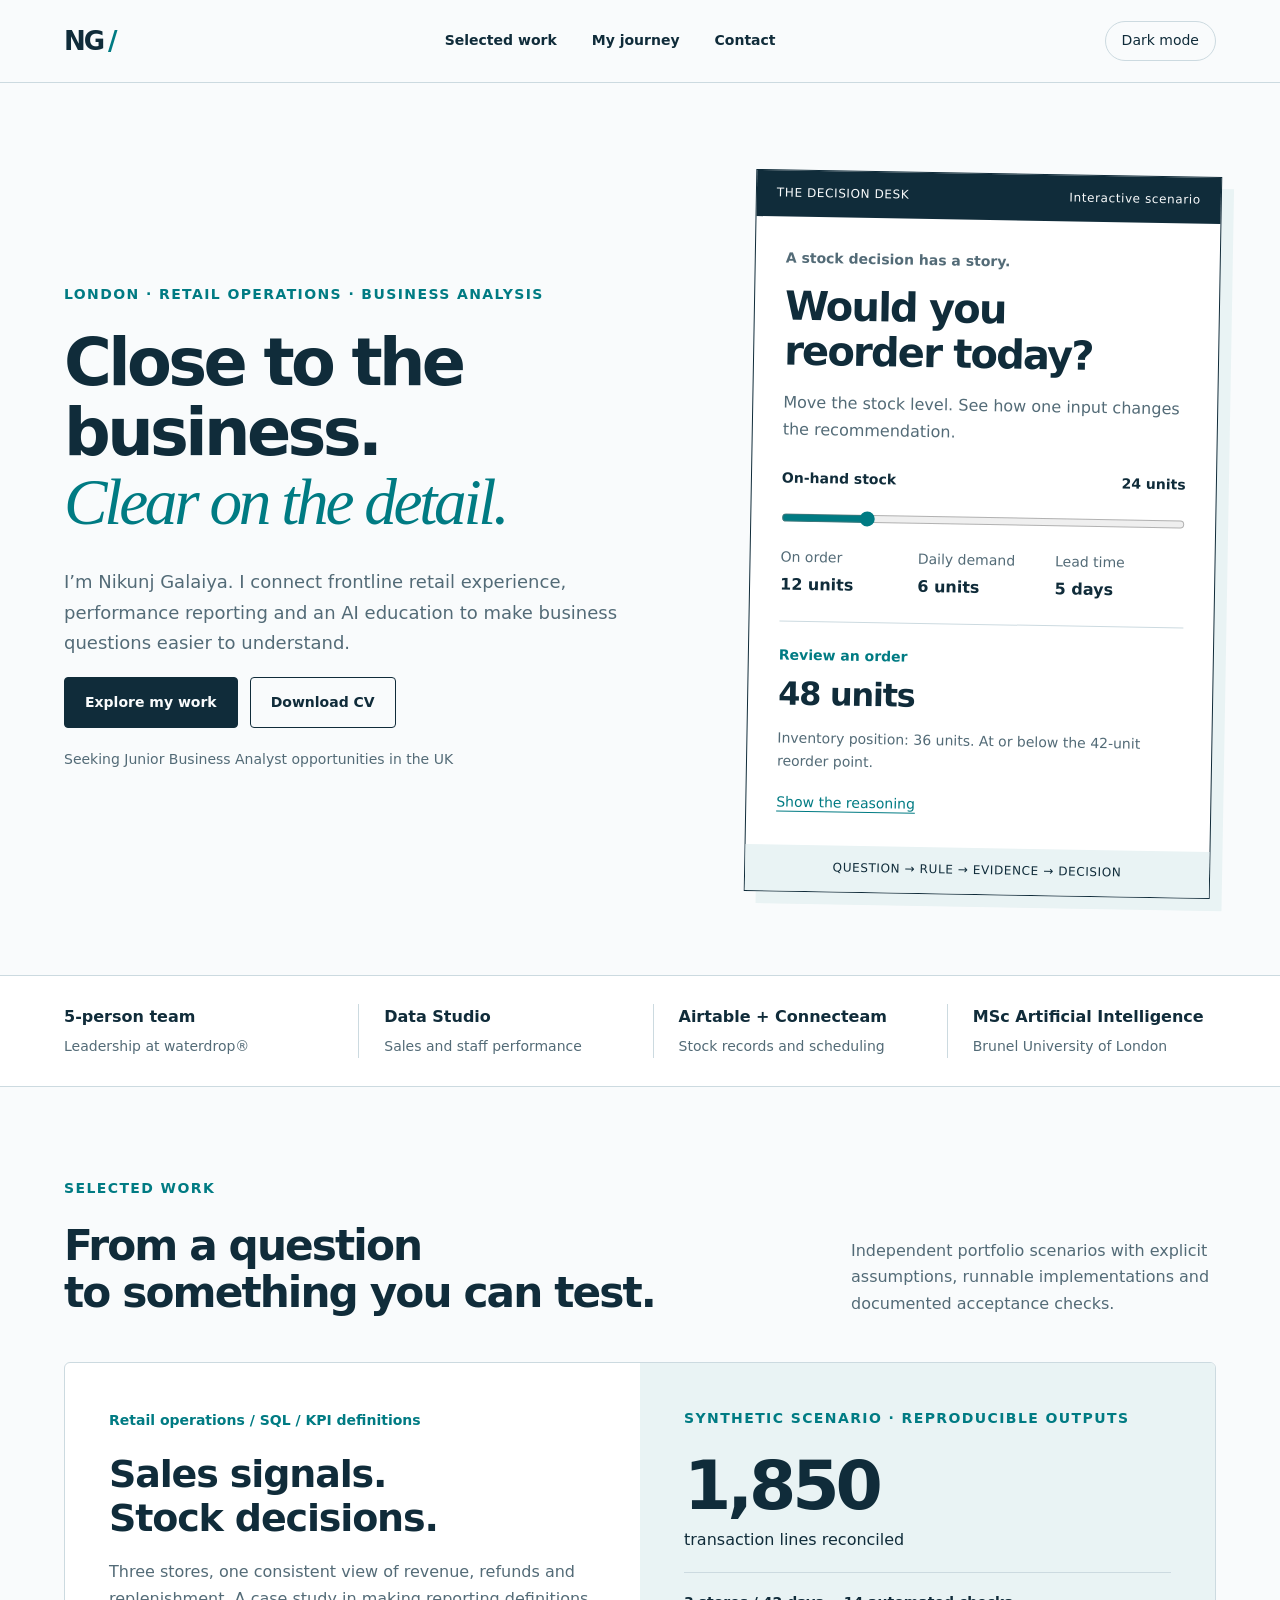
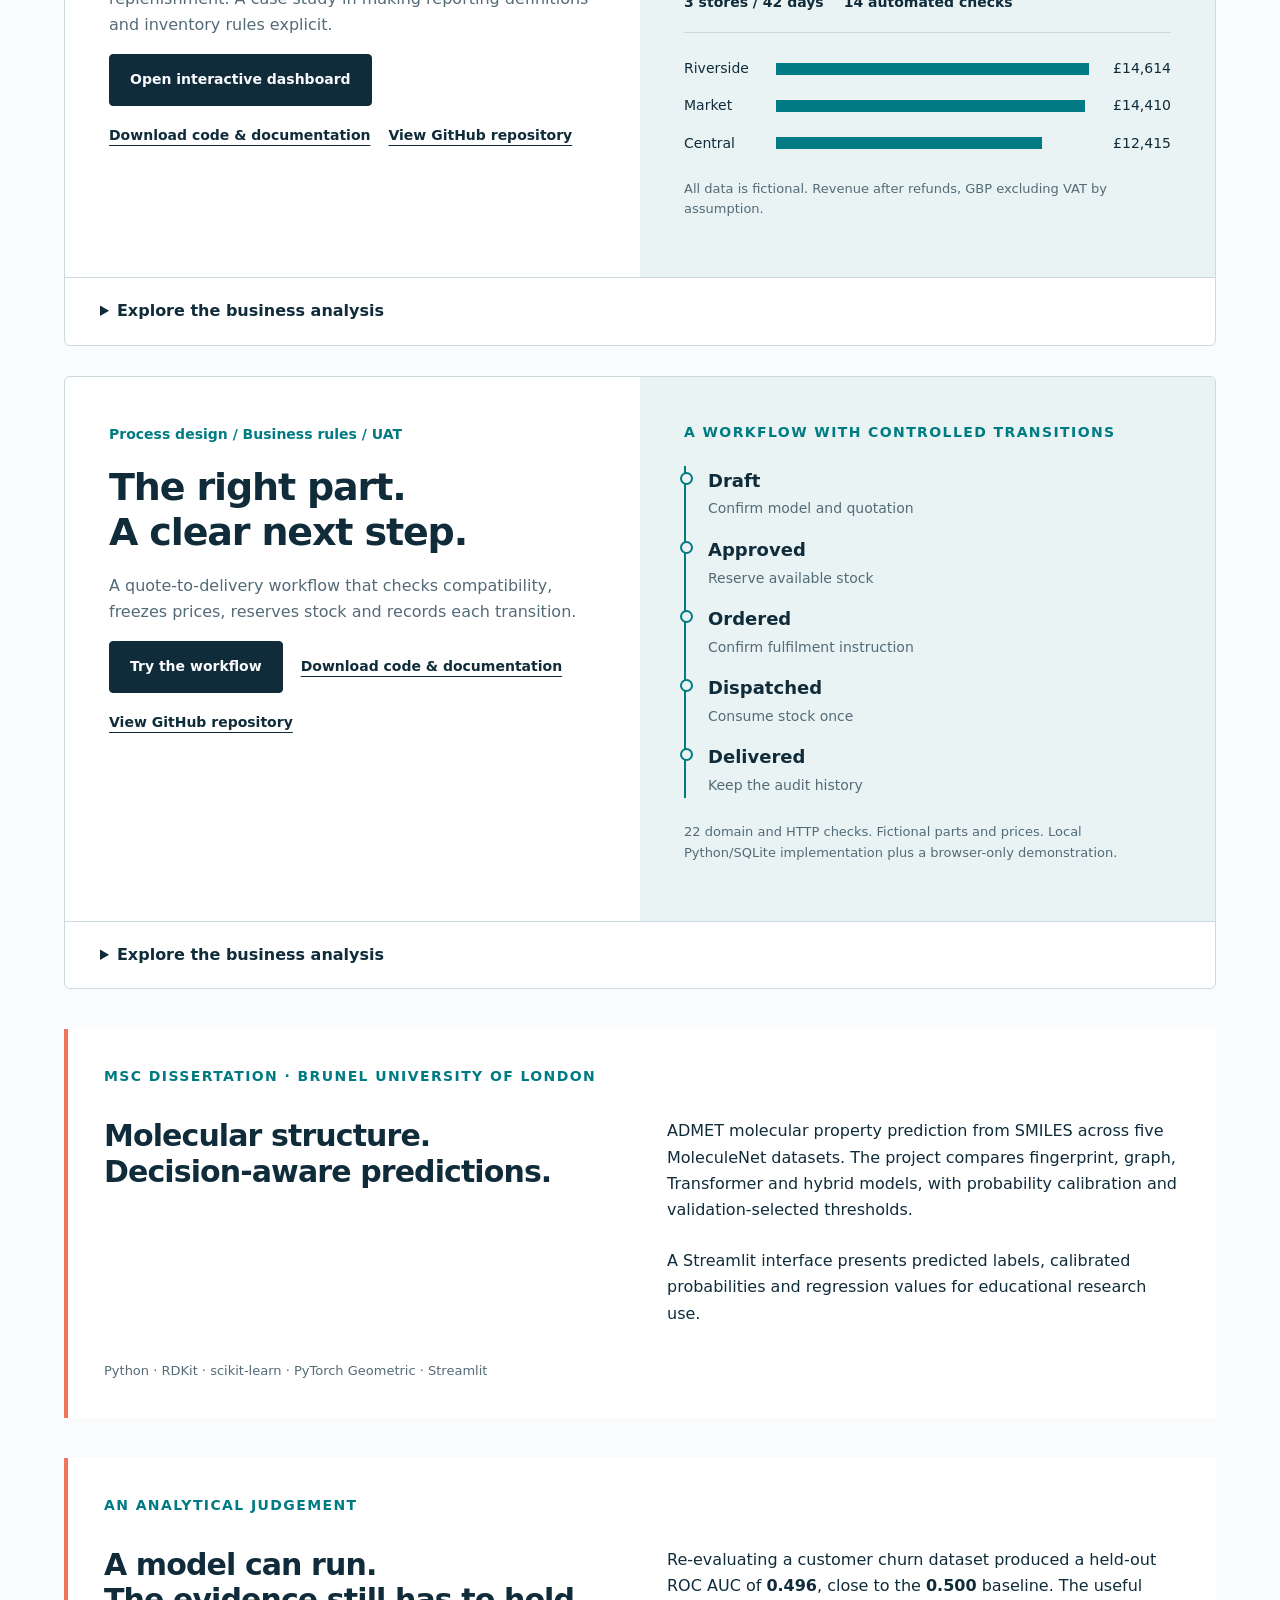
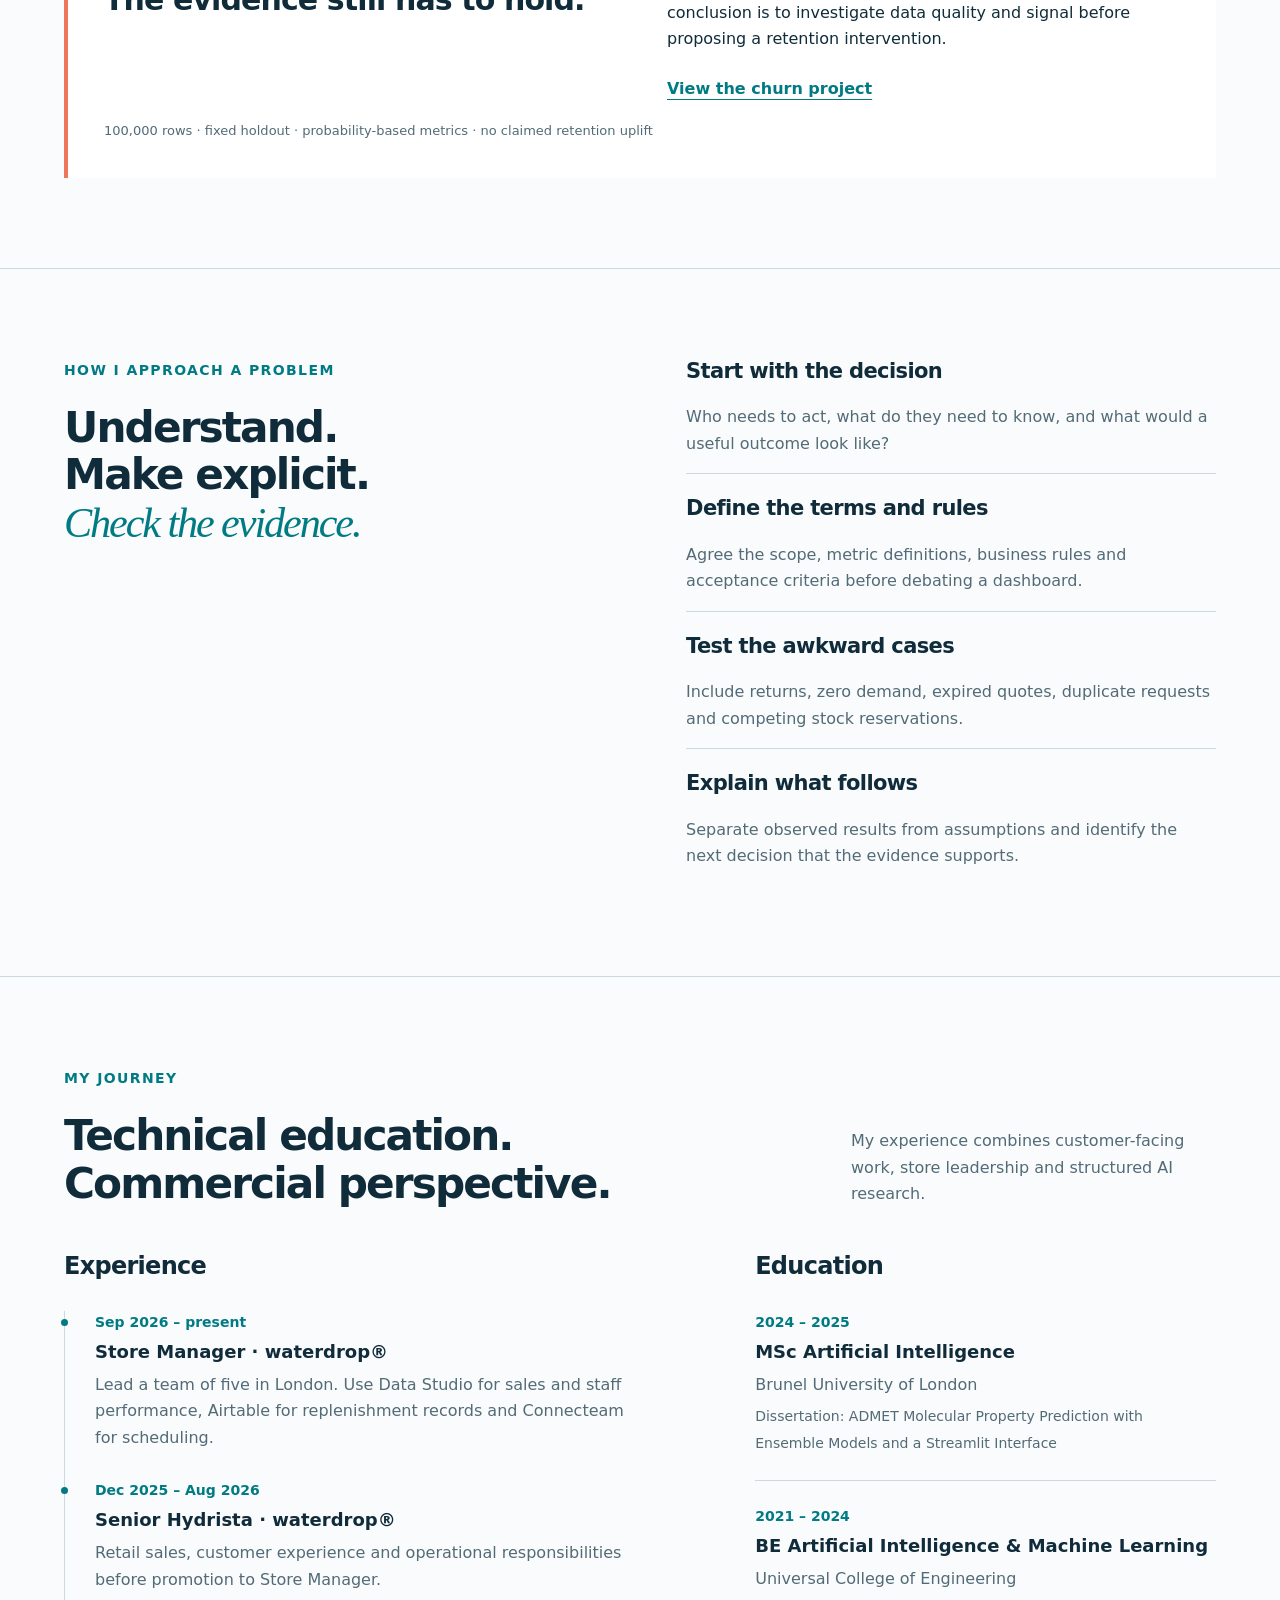
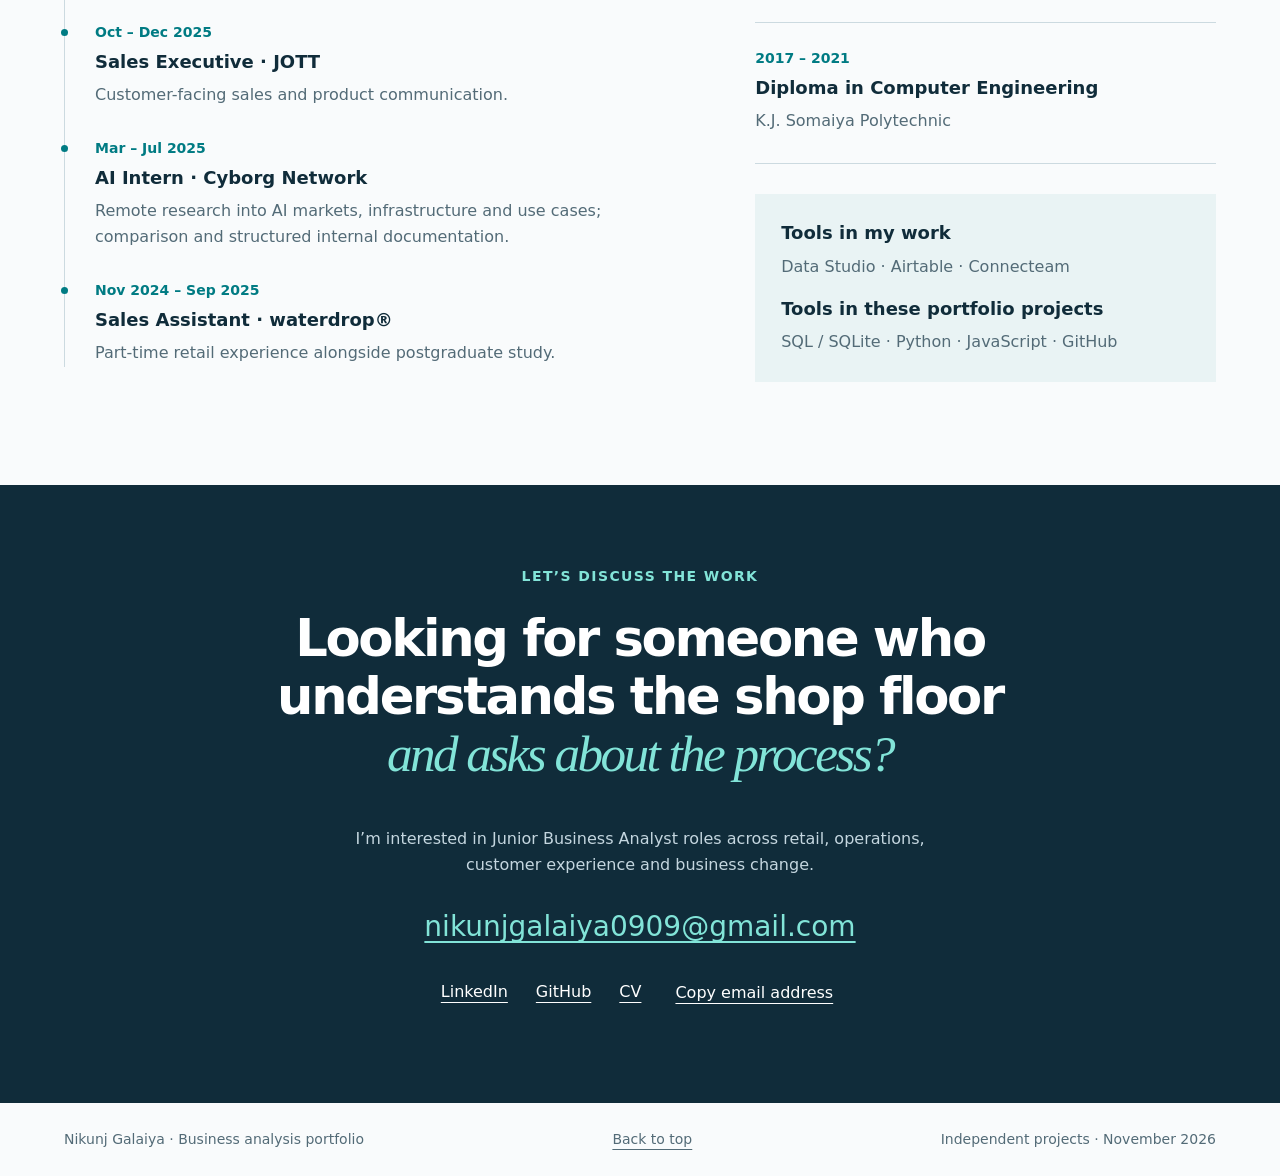
<file: index.html>
<!doctype html><html lang="en"><head><meta charset="utf-8"><meta name="viewport" content="width=device-width,initial-scale=1"><meta name="description" content="Nikunj Galaiya — retail operations, KPI reporting and business analysis. Explore interactive projects, documented decisions and professional experience."><meta name="theme-color" content="#102c3a"><title>Nikunj Galaiya | Business Analysis & Retail Operations</title><link rel="stylesheet" href="style.css"><link rel="canonical" href="https://nikunjgalaiya.github.io/"><meta property="og:type" content="website"><meta property="og:title" content="Nikunj Galaiya | Business Analysis Portfolio"><meta property="og:description" content="Retail operations, documented business analysis and interactive project demonstrations."><meta property="og:url" content="https://nikunjgalaiya.github.io/"><meta property="og:image" content="https://nikunjgalaiya.github.io/portfolio-cover.png"><meta name="twitter:card" content="summary_large_image"></head><body>
<a class="skip" href="#main">Skip to content</a><header><a class="monogram" href="#home" aria-label="Nikunj Galaiya home">NG<span>/</span></a><nav aria-label="Main"><a href="#work">Selected work</a><a href="#journey">My journey</a><a href="#contact">Contact</a></nav><button id="theme" aria-label="Switch to dark theme">Dark mode</button></header>
<main id="main"><section class="hero" id="home"><div class="hero-copy"><p class="eyebrow">London · Retail operations · Business analysis</p><h1>Close to the<br>business.<br><em>Clear on the detail.</em></h1><p class="lead">I’m Nikunj Galaiya. I connect frontline retail experience, performance reporting and an AI education to make business questions easier to understand.</p><div class="actions"><a class="button solid" href="#work">Explore my work</a><a class="button outline" href="Nikunj_Galaiya_CV.pdf" download>Download CV</a></div><p class="availability">Seeking Junior Business Analyst opportunities in the UK</p></div><div class="decision-desk"><div class="desk-top"><span>THE DECISION DESK</span><span>Interactive scenario</span></div><div class="desk-body"><p class="small-title">A stock decision has a story.</p><h2>Would you<br>reorder today?</h2><p>Move the stock level. See how one input changes the recommendation.</p><label for="stock">On-hand stock <output id="stock-value">24 units</output></label><input type="range" id="stock" min="0" max="120" value="24" step="1"><div class="desk-facts"><span>On order<strong>12 units</strong></span><span>Daily demand<strong>6 units</strong></span><span>Lead time<strong>5 days</strong></span></div><div class="recommendation" aria-live="polite"><span id="decision-tag">Review an order</span><strong id="order-result">48 units</strong><p id="decision-explanation"></p></div><button class="text-button" id="logic-toggle" aria-expanded="false" aria-controls="logic">Show the reasoning</button><div id="logic" hidden><p>Position = on hand + 12. Reorder point = 6 × 5 + 12 safety units = 42. The 7-day review target is 84 units. At or below the reorder point, top up in packs of 6.</p><p>Illustrative policy only. No real purchase is made.</p></div></div><div class="desk-bottom">QUESTION → RULE → EVIDENCE → DECISION</div></div></section>
<section class="proof-strip" aria-label="Professional background"><div><strong>5-person team</strong><span>Leadership at waterdrop®</span></div><div><strong>Data Studio</strong><span>Sales and staff performance</span></div><div><strong>Airtable + Connecteam</strong><span>Stock records and scheduling</span></div><div><strong>MSc Artificial Intelligence</strong><span>Brunel University of London</span></div></section>
<section id="work" class="section"><div class="section-heading"><div><p class="eyebrow">Selected work</p><h2>From a question<br>to something you can test.</h2></div><p>Independent portfolio scenarios with explicit assumptions, runnable implementations and documented acceptance checks.</p></div>
<article class="case retail"><div class="case-intro"><span class="case-type">Retail operations / SQL / KPI definitions</span><h3>Sales signals.<br>Stock decisions.</h3><p>Three stores, one consistent view of revenue, refunds and replenishment. A case study in making reporting definitions and inventory rules explicit.</p><div class="case-links"><a class="button solid" href="demos/retail/">Open interactive dashboard</a><a class="text-link" href="downloads/retail-operations-analysis.zip" download>Download code & documentation</a><a class="text-link" href="https://github.com/nikunjgalaiya/retail-operations-analysis">View GitHub repository</a></div></div><div class="case-evidence"><p class="eyebrow">Synthetic scenario · reproducible outputs</p><div class="large-stat">1,850<span>transaction lines reconciled</span></div><div class="evidence-row"><strong>3 stores / 42 days</strong><strong>14 automated checks</strong></div><div class="mini-bars" aria-label="Synthetic net sales: Riverside £14,614; Market £14,410; Central £12,415"><div><span>Riverside</span><i style="--bar:100%"></i><b>£14,614</b></div><div><span>Market</span><i style="--bar:98.6%"></i><b>£14,410</b></div><div><span>Central</span><i style="--bar:84.9%"></i><b>£12,415</b></div></div><p class="caption">All data is fictional. Revenue after refunds, GBP excluding VAT by assumption.</p></div><details><summary>Explore the business analysis</summary><div class="detail-grid"><div><h4>The decision</h4><p>Compare store performance consistently and flag stock positions for buyer review.</p></div><div><h4>The rules</h4><p>Refunds reference original sales. Reorders include stock on order and respect supplier pack sizes.</p></div><div><h4>The evidence</h4><p>SQL reconciliation, input validation, documented metric definitions and acceptance tests. No realised savings are claimed.</p></div></div><a href="docs/retail-business-analysis.md">Read requirements</a> · <a href="docs/retail-uat.md">Read test traceability</a></details></article>
<article class="case parts"><div class="case-intro"><span class="case-type">Process design / Business rules / UAT</span><h3>The right part.<br>A clear next step.</h3><p>A quote-to-delivery workflow that checks compatibility, freezes prices, reserves stock and records each transition.</p><div class="case-links"><a class="button solid" href="demos/parts/">Try the workflow</a><a class="text-link" href="downloads/spare-parts-order-workflow.zip" download>Download code & documentation</a><a class="text-link" href="https://github.com/nikunjgalaiya/spare-parts-order-workflow">View GitHub repository</a></div></div><div class="case-evidence process-preview"><p class="eyebrow">A workflow with controlled transitions</p><ol><li><span>Draft</span><small>Confirm model and quotation</small></li><li><span>Approved</span><small>Reserve available stock</small></li><li><span>Ordered</span><small>Confirm fulfilment instruction</small></li><li><span>Dispatched</span><small>Consume stock once</small></li><li><span>Delivered</span><small>Keep the audit history</small></li></ol><p class="caption">22 domain and HTTP checks. Fictional parts and prices. Local Python/SQLite implementation plus a browser-only demonstration.</p></div><details><summary>Explore the business analysis</summary><div class="detail-grid"><div><h4>The problem</h4><p>Ambiguous part requests and disconnected quotations make exceptions difficult to track.</p></div><div><h4>The controls</h4><p>Exact model compatibility, expiry, discount limits, safe retries and transactional stock reservations.</p></div><div><h4>The evidence</h4><p>Acceptance criteria, API contracts and a competing-approval test that verifies stock cannot be oversold.</p></div></div><a href="docs/parts-business-analysis.md">Read requirements</a> · <a href="docs/parts-uat.md">Read test traceability</a></details></article>
<article class="analysis-note"><p class="eyebrow">MSc dissertation · Brunel University of London</p><h3>Molecular structure.<br>Decision-aware predictions.</h3><p>ADMET molecular property prediction from SMILES across five MoleculeNet datasets. The project compares fingerprint, graph, Transformer and hybrid models, with probability calibration and validation-selected thresholds.</p><p>A Streamlit interface presents predicted labels, calibrated probabilities and regression values for educational research use.</p><span class="caption">Python · RDKit · scikit-learn · PyTorch Geometric · Streamlit</span></article><article class="analysis-note"><p class="eyebrow">An analytical judgement</p><h3>A model can run.<br>The evidence still has to hold.</h3><p>Re-evaluating a customer churn dataset produced a held-out ROC AUC of <strong>0.496</strong>, close to the <strong>0.500</strong> baseline. The useful conclusion is to investigate data quality and signal before proposing a retention intervention.</p><a href="https://github.com/nikunjgalaiya/CUSTOMER-CHURN-PREDICTION">View the churn project</a><span class="caption">100,000 rows · fixed holdout · probability-based metrics · no claimed retention uplift</span></article>
</section>
<section id="approach" class="section approach"><div><p class="eyebrow">How I approach a problem</p><h2>Understand.<br>Make explicit.<br><em>Check the evidence.</em></h2></div><div class="approach-list"><div><h3>Start with the decision</h3><p>Who needs to act, what do they need to know, and what would a useful outcome look like?</p></div><div><h3>Define the terms and rules</h3><p>Agree the scope, metric definitions, business rules and acceptance criteria before debating a dashboard.</p></div><div><h3>Test the awkward cases</h3><p>Include returns, zero demand, expired quotes, duplicate requests and competing stock reservations.</p></div><div><h3>Explain what follows</h3><p>Separate observed results from assumptions and identify the next decision that the evidence supports.</p></div></div></section>
<section id="journey" class="section"><div class="section-heading"><div><p class="eyebrow">My journey</p><h2>Technical education.<br>Commercial perspective.</h2></div><p>My experience combines customer-facing work, store leadership and structured AI research.</p></div><div class="journey-grid"><div><h3>Experience</h3><div class="timeline"><article><p class="date">Sep 2026 – present</p><h4>Store Manager · waterdrop®</h4><p>Lead a team of five in London. Use Data Studio for sales and staff performance, Airtable for replenishment records and Connecteam for scheduling.</p></article><article><p class="date">Dec 2025 – Aug 2026</p><h4>Senior Hydrista · waterdrop®</h4><p>Retail sales, customer experience and operational responsibilities before promotion to Store Manager.</p></article><article><p class="date">Oct – Dec 2025</p><h4>Sales Executive · JOTT</h4><p>Customer-facing sales and product communication.</p></article><article><p class="date">Mar – Jul 2025</p><h4>AI Intern · Cyborg Network</h4><p>Remote research into AI markets, infrastructure and use cases; comparison and structured internal documentation.</p></article><article><p class="date">Nov 2024 – Sep 2025</p><h4>Sales Assistant · waterdrop®</h4><p>Part-time retail experience alongside postgraduate study.</p></article></div></div><div class="education"><h3>Education</h3><article><p class="date">2024 – 2025</p><h4>MSc Artificial Intelligence</h4><p>Brunel University of London</p><small>Dissertation: ADMET Molecular Property Prediction with Ensemble Models and a Streamlit Interface</small></article><article><p class="date">2021 – 2024</p><h4>BE Artificial Intelligence & Machine Learning</h4><p>Universal College of Engineering</p></article><article><p class="date">2017 – 2021</p><h4>Diploma in Computer Engineering</h4><p>K.J. Somaiya Polytechnic</p></article><div class="toolbox"><h4>Tools in my work</h4><p>Data Studio · Airtable · Connecteam</p><h4>Tools in these portfolio projects</h4><p>SQL / SQLite · Python · JavaScript · GitHub</p></div></div></div></section>
<section id="contact" class="contact"><p class="eyebrow">Let’s discuss the work</p><h2>Looking for someone who<br>understands the shop floor<br><em>and asks about the process?</em></h2><p>I’m interested in Junior Business Analyst roles across retail, operations, customer experience and business change.</p><a class="email" href="mailto:nikunjgalaiya0909@gmail.com">nikunjgalaiya0909@gmail.com</a><div class="contact-links"><a href="https://www.linkedin.com/in/nikunj-galaiya/">LinkedIn</a><a href="https://github.com/nikunjgalaiya">GitHub</a><a href="Nikunj_Galaiya_CV.pdf">CV</a><button id="copy-email">Copy email address</button></div><p id="copy-status" role="status"></p></section></main><footer><span>Nikunj Galaiya · Business analysis portfolio</span><a href="#home">Back to top</a><span>Independent projects · November 2026</span></footer><script src="app.js"></script></body></html>
</file>
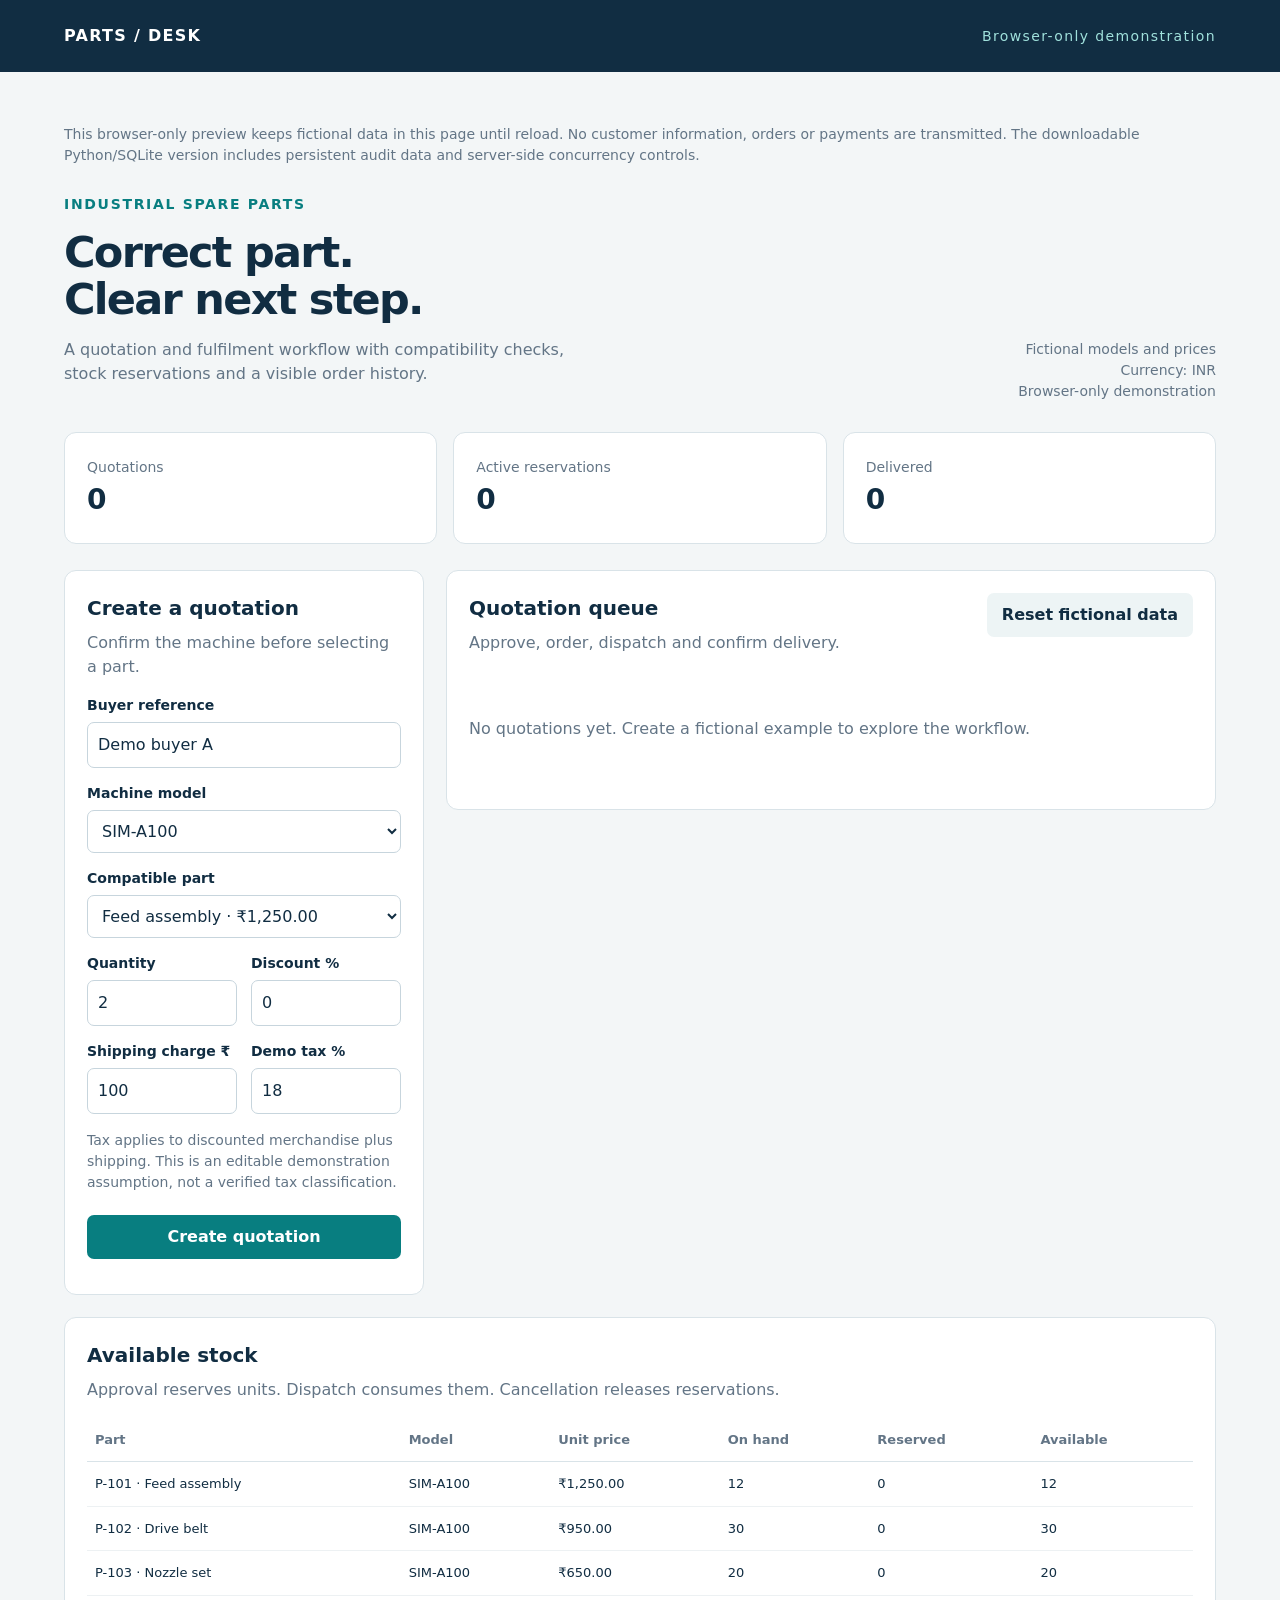
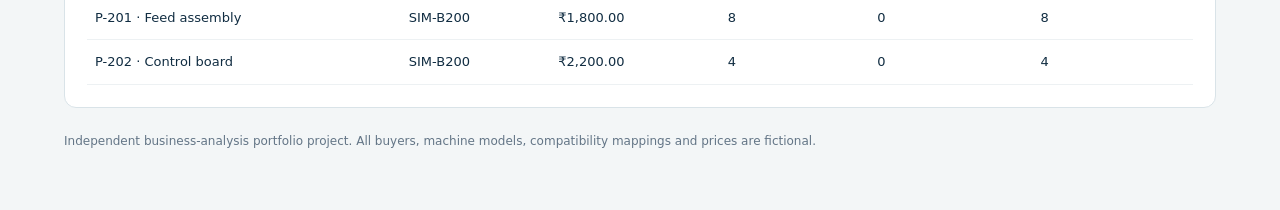
<file: demos/parts/index.html>
<!doctype html><html lang="en"><head><meta charset="utf-8"><meta name="viewport" content="width=device-width,initial-scale=1"><title>Parts Desk | Quote to Delivery</title><link rel="stylesheet" href="style.css"></head>
<body><header><div class="brand">PARTS / DESK</div><span class="demo">Browser-only demonstration</span></header>
<main><div class="heading"><div><p class="eyebrow">Industrial spare parts</p><h1>Correct part.<br>Clear next step.</h1><p class="intro">A quotation and fulfilment workflow with compatibility checks,<br>stock reservations and a visible order history.</p></div><div class="scope">Fictional models and prices<br>Currency: INR<br>Browser-only demonstration</div></div>
<div class="stats" id="stats" aria-live="polite"></div>
<div class="layout"><section class="panel"><h2>Create a quotation</h2><p class="muted">Confirm the machine before selecting a part.</p><form id="quote-form">
<label for="buyer">Buyer reference</label><input id="buyer" required maxlength="60" value="Demo buyer A">
<label for="model">Machine model</label><select id="model"><option>SIM-A100</option><option>SIM-B200</option></select>
<label for="part">Compatible part</label><select id="part" required></select>
<div class="row"><div><label for="qty">Quantity</label><input id="qty" type="number" min="1" max="1000" step="1" value="2" required></div><div><label for="discount">Discount %</label><input id="discount" type="number" min="0" max="10" step=".01" value="0" required></div></div>
<div class="row"><div><label for="shipping">Shipping charge ₹</label><input id="shipping" type="number" min="0" max="10000" step=".01" value="100" required></div><div><label for="tax">Demo tax %</label><input id="tax" type="number" min="0" max="100" step=".01" value="18" required></div></div>
<p class="hint">Tax applies to discounted merchandise plus shipping. This is an editable demonstration assumption, not a verified tax classification.</p>
<button id="create" type="submit" class="primary">Create quotation</button><p id="error" role="alert"></p>
</form></section>
<section class="panel"><div class="queue-title"><div><h2>Quotation queue</h2><p class="muted">Approve, order, dispatch and confirm delivery.</p></div><button id="refresh" class="secondary">Refresh</button></div><div id="quotes"></div></section></div>
<section class="panel stock-panel"><h2>Available stock</h2><p class="muted">Approval reserves units. Dispatch consumes them. Cancellation releases reservations.</p><div class="table-wrap"><table><thead><tr><th>Part</th><th>Model</th><th>Unit price</th><th>On hand</th><th>Reserved</th><th>Available</th></tr></thead><tbody id="stock"></tbody></table></div></section>
<footer>Independent business-analysis portfolio project. All buyers, machine models, compatibility mappings and prices are fictional.</footer></main><script src="demo-engine.js"></script><script src="app.js"></script></body></html>
</file>
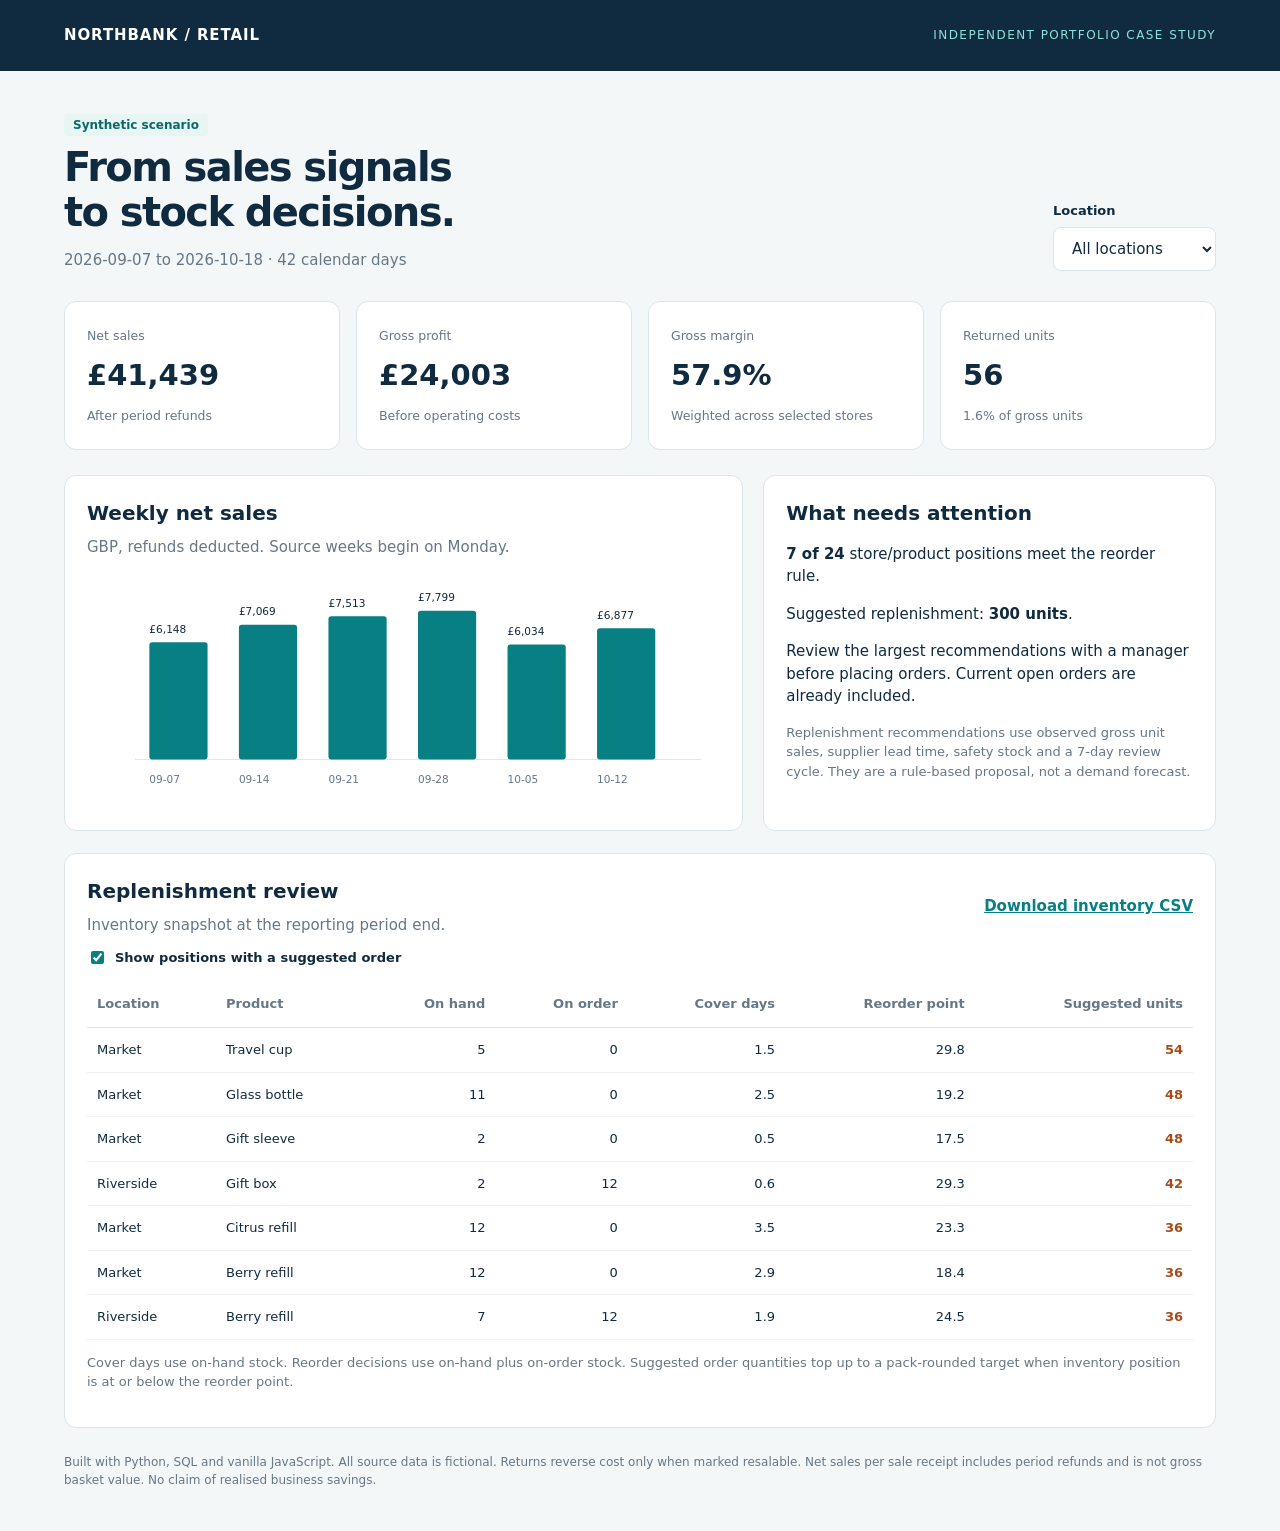
<file: demos/retail/index.html>
<!doctype html>
<html lang="en"><head><meta charset="utf-8"><meta name="viewport" content="width=device-width, initial-scale=1">
<title>Northbank Retail | Operations Review</title>
<style>
:root{--navy:#102b40;--teal:#087f83;--muted:#667786;--line:#dbe4e9;--paper:#f4f7f8}
*{box-sizing:border-box}body{margin:0;font:15px/1.5 system-ui,sans-serif;color:var(--navy);background:var(--paper)}
header{background:var(--navy);color:white;padding:24px 5%;display:flex;align-items:center;justify-content:space-between}
.brand{font-weight:750;letter-spacing:.06em}.label{font-size:12px;letter-spacing:.12em;text-transform:uppercase;color:#8ce1db}
main{max-width:1320px;margin:auto;padding:42px 5%}h1{font-size:40px;line-height:1.12;margin:10px 0 14px;letter-spacing:-.04em}h2{font-size:20px;margin:0 0 8px}
.intro{display:flex;gap:32px;align-items:end;justify-content:space-between;margin-bottom:30px}.sub{color:var(--muted);margin:0}
select{padding:11px 36px 11px 14px;border:1px solid var(--line);border-radius:8px;font:inherit;background:white;color:var(--navy)}
label{display:block;font-size:13px;font-weight:650;margin-bottom:7px}.cards{display:grid;grid-template-columns:repeat(4,1fr);gap:16px;margin:25px 0}
.card,.panel{background:white;border:1px solid var(--line);border-radius:12px;padding:22px}
.card small{color:var(--muted)}.value{font-size:29px;font-weight:750;margin:7px 0}
.grid{display:grid;grid-template-columns:1.5fr 1fr;gap:20px;margin-bottom:22px}
.tag{background:#e7f5f3;color:#0b6867;padding:4px 9px;border-radius:4px;font-size:12px;font-weight:650}
.note{color:var(--muted);font-size:13px}.table-wrap{overflow:auto}table{border-collapse:collapse;width:100%;font-size:13px}
th{text-align:left;color:var(--muted);font-weight:650;white-space:nowrap;border-bottom:1px solid var(--line);padding:14px 10px}
td{padding:12px 10px;border-bottom:1px solid #edf1f4}td.num,th.num{text-align:right}
.flag{color:#a84b17;font-weight:750}.toolbar{display:flex;justify-content:space-between;align-items:center;gap:16px}
a{color:var(--teal);font-weight:650}svg{width:100%;height:auto;display:block}footer{font-size:12px;color:var(--muted);margin-top:25px}
input[type=checkbox]{accent-color:var(--teal)}.check{display:flex;gap:8px;align-items:center;margin:12px 0}
@media(max-width:800px){.cards{grid-template-columns:1fr 1fr}.grid{grid-template-columns:1fr}.intro{align-items:start;flex-direction:column}h1{font-size:32px}header{gap:20px}.toolbar{align-items:start;flex-direction:column}}
</style></head><body>
<header><div class="brand">NORTHBANK / RETAIL</div><div class="label">Independent portfolio case study</div></header>
<main>
<div class="intro"><div><span class="tag">Synthetic scenario</span><h1>From sales signals<br>to stock decisions.</h1><p class="sub" id="period"></p></div>
<div><label for="store">Location</label><select id="store"><option value="all">All locations</option></select></div></div>
<div class="cards" id="cards" aria-live="polite"></div>
<div class="grid">
<section class="panel"><h2>Weekly net sales</h2><p class="sub">GBP, refunds deducted. Source weeks begin on Monday.</p><div id="chart"></div></section>
<section class="panel"><h2>What needs attention</h2><div id="insights"></div><p class="note">Replenishment recommendations use observed gross unit sales, supplier lead time, safety stock and a 7-day review cycle. They are a rule-based proposal, not a demand forecast.</p></section>
</div>
<section class="panel">
<div class="toolbar"><div><h2>Replenishment review</h2><p class="sub">Inventory snapshot at the reporting period end.</p></div><a href="inventory.csv" download>Download inventory CSV</a></div>
<label class="check"><input type="checkbox" id="only" checked> Show positions with a suggested order</label>
<div class="table-wrap"><table><thead><tr><th>Location</th><th>Product</th><th class="num">On hand</th><th class="num">On order</th><th class="num">Cover days</th><th class="num">Reorder point</th><th class="num">Suggested units</th></tr></thead><tbody id="stock"></tbody></table></div>
<p class="note">Cover days use on-hand stock. Reorder decisions use on-hand plus on-order stock. Suggested order quantities top up to a pack-rounded target when inventory position is at or below the reorder point.</p>
</section>
<footer>Built with Python, SQL and vanilla JavaScript. All source data is fictional. Returns reverse cost only when marked resalable. Net sales per sale receipt includes period refunds and is not gross basket value. No claim of realised business savings.</footer>
</main>
<script>
const D={"data_type": "Synthetic portfolio scenario", "currency": "GBP", "start": "2026-09-07", "end": "2026-10-18", "period_days": 42, "review_days": 7, "stores": [{"store": "Riverside", "sale_receipts": 300, "gross_units": 1232, "returned_units": 19, "net_pence": 1461400, "cogs_pence": 614750, "gross_profit_pence": 846650, "margin_pct": 57.93, "net_per_sale_receipt_pence": 4871.33}, {"store": "Market", "sale_receipts": 313, "gross_units": 1227, "returned_units": 17, "net_pence": 1441000, "cogs_pence": 608640, "gross_profit_pence": 832360, "margin_pct": 57.76, "net_per_sale_receipt_pence": 4603.83}, {"store": "Central", "sale_receipts": 285, "gross_units": 1088, "returned_units": 20, "net_pence": 1241500, "cogs_pence": 520250, "gross_profit_pence": 721250, "margin_pct": 58.1, "net_per_sale_receipt_pence": 4356.14}], "weekly": [{"week_start": "2026-09-07", "store": "Central", "net_pence": 169850, "gross_profit_pence": 99760}, {"week_start": "2026-09-07", "store": "Market", "net_pence": 205050, "gross_profit_pence": 118900}, {"week_start": "2026-09-07", "store": "Riverside", "net_pence": 239900, "gross_profit_pence": 137950}, {"week_start": "2026-09-14", "store": "Central", "net_pence": 249750, "gross_profit_pence": 143820}, {"week_start": "2026-09-14", "store": "Market", "net_pence": 220150, "gross_profit_pence": 127660}, {"week_start": "2026-09-14", "store": "Riverside", "net_pence": 236950, "gross_profit_pence": 139280}, {"week_start": "2026-09-21", "store": "Central", "net_pence": 240850, "gross_profit_pence": 139660}, {"week_start": "2026-09-21", "store": "Market", "net_pence": 247400, "gross_profit_pence": 142760}, {"week_start": "2026-09-21", "store": "Riverside", "net_pence": 263000, "gross_profit_pence": 151540}, {"week_start": "2026-09-28", "store": "Central", "net_pence": 238950, "gross_profit_pence": 137890}, {"week_start": "2026-09-28", "store": "Market", "net_pence": 256400, "gross_profit_pence": 147290}, {"week_start": "2026-09-28", "store": "Riverside", "net_pence": 284550, "gross_profit_pence": 163460}, {"week_start": "2026-10-05", "store": "Central", "net_pence": 166250, "gross_profit_pence": 97560}, {"week_start": "2026-10-05", "store": "Market", "net_pence": 220100, "gross_profit_pence": 127540}, {"week_start": "2026-10-05", "store": "Riverside", "net_pence": 217050, "gross_profit_pence": 125710}, {"week_start": "2026-10-12", "store": "Central", "net_pence": 175850, "gross_profit_pence": 102560}, {"week_start": "2026-10-12", "store": "Market", "net_pence": 291900, "gross_profit_pence": 168210}, {"week_start": "2026-10-12", "store": "Riverside", "net_pence": 219950, "gross_profit_pence": 128710}], "inventory": [{"store": "Central", "sku": "B01", "snapshot_date": "2026-10-18", "on_hand": 50, "on_order": 0, "lead_days": 5, "pack_size": 6, "safety_units": 6, "product": "Steel bottle", "sold_units": 126, "daily_units": 3.0, "inventory_position": 50, "reorder_point": 21.0, "target_units": 42, "reorder_units": 0, "cover_days": 16.666666666666668}, {"store": "Central", "sku": "B02", "snapshot_date": "2026-10-18", "on_hand": 89, "on_order": 0, "lead_days": 7, "pack_size": 6, "safety_units": 6, "product": "Glass bottle", "sold_units": 124, "daily_units": 2.9523809523809526, "inventory_position": 89, "reorder_point": 26.666666666666668, "target_units": 48, "reorder_units": 0, "cover_days": 30.14516129032258}, {"store": "Central", "sku": "G01", "snapshot_date": "2026-10-18", "on_hand": 23, "on_order": 12, "lead_days": 5, "pack_size": 6, "safety_units": 6, "product": "Gift sleeve", "sold_units": 134, "daily_units": 3.1904761904761907, "inventory_position": 35, "reorder_point": 21.952380952380953, "target_units": 48, "reorder_units": 0, "cover_days": 7.208955223880596}, {"store": "Central", "sku": "G02", "snapshot_date": "2026-10-18", "on_hand": 29, "on_order": 12, "lead_days": 5, "pack_size": 6, "safety_units": 6, "product": "Gift box", "sold_units": 142, "daily_units": 3.380952380952381, "inventory_position": 41, "reorder_point": 22.904761904761905, "target_units": 48, "reorder_units": 0, "cover_days": 8.577464788732394}, {"store": "Central", "sku": "P01", "snapshot_date": "2026-10-18", "on_hand": 64, "on_order": 0, "lead_days": 7, "pack_size": 6, "safety_units": 6, "product": "Citrus refill", "sold_units": 134, "daily_units": 3.1904761904761907, "inventory_position": 64, "reorder_point": 28.333333333333336, "target_units": 54, "reorder_units": 0, "cover_days": 20.05970149253731}, {"store": "Central", "sku": "P02", "snapshot_date": "2026-10-18", "on_hand": 44, "on_order": 0, "lead_days": 7, "pack_size": 6, "safety_units": 6, "product": "Berry refill", "sold_units": 150, "daily_units": 3.5714285714285716, "inventory_position": 44, "reorder_point": 31.0, "target_units": 60, "reorder_units": 0, "cover_days": 12.319999999999999}, {"store": "Central", "sku": "P03", "snapshot_date": "2026-10-18", "on_hand": 50, "on_order": 0, "lead_days": 5, "pack_size": 6, "safety_units": 6, "product": "Mint refill", "sold_units": 146, "daily_units": 3.4761904761904763, "inventory_position": 50, "reorder_point": 23.38095238095238, "target_units": 48, "reorder_units": 0, "cover_days": 14.383561643835616}, {"store": "Central", "sku": "T01", "snapshot_date": "2026-10-18", "on_hand": 33, "on_order": 0, "lead_days": 3, "pack_size": 6, "safety_units": 6, "product": "Travel cup", "sold_units": 132, "daily_units": 3.142857142857143, "inventory_position": 33, "reorder_point": 15.428571428571429, "target_units": 42, "reorder_units": 0, "cover_days": 10.5}, {"store": "Market", "sku": "B01", "snapshot_date": "2026-10-18", "on_hand": 35, "on_order": 12, "lead_days": 7, "pack_size": 6, "safety_units": 6, "product": "Steel bottle", "sold_units": 139, "daily_units": 3.3095238095238093, "inventory_position": 47, "reorder_point": 29.166666666666664, "target_units": 54, "reorder_units": 0, "cover_days": 10.575539568345324}, {"store": "Market", "sku": "B02", "snapshot_date": "2026-10-18", "on_hand": 11, "on_order": 0, "lead_days": 3, "pack_size": 6, "safety_units": 6, "product": "Glass bottle", "sold_units": 185, "daily_units": 4.404761904761905, "inventory_position": 11, "reorder_point": 19.214285714285715, "target_units": 54, "reorder_units": 48, "cover_days": 2.497297297297297}, {"store": "Market", "sku": "G01", "snapshot_date": "2026-10-18", "on_hand": 2, "on_order": 0, "lead_days": 3, "pack_size": 6, "safety_units": 6, "product": "Gift sleeve", "sold_units": 161, "daily_units": 3.8333333333333335, "inventory_position": 2, "reorder_point": 17.5, "target_units": 48, "reorder_units": 48, "cover_days": 0.5217391304347826}, {"store": "Market", "sku": "G02", "snapshot_date": "2026-10-18", "on_hand": 93, "on_order": 0, "lead_days": 5, "pack_size": 6, "safety_units": 6, "product": "Gift box", "sold_units": 135, "daily_units": 3.2142857142857144, "inventory_position": 93, "reorder_point": 22.071428571428573, "target_units": 48, "reorder_units": 0, "cover_days": 28.933333333333334}, {"store": "Market", "sku": "P01", "snapshot_date": "2026-10-18", "on_hand": 12, "on_order": 0, "lead_days": 5, "pack_size": 6, "safety_units": 6, "product": "Citrus refill", "sold_units": 145, "daily_units": 3.4523809523809526, "inventory_position": 12, "reorder_point": 23.261904761904763, "target_units": 48, "reorder_units": 36, "cover_days": 3.475862068965517}, {"store": "Market", "sku": "P02", "snapshot_date": "2026-10-18", "on_hand": 12, "on_order": 0, "lead_days": 3, "pack_size": 6, "safety_units": 6, "product": "Berry refill", "sold_units": 173, "daily_units": 4.119047619047619, "inventory_position": 12, "reorder_point": 18.357142857142854, "target_units": 48, "reorder_units": 36, "cover_days": 2.9132947976878616}, {"store": "Market", "sku": "P03", "snapshot_date": "2026-10-18", "on_hand": 43, "on_order": 0, "lead_days": 5, "pack_size": 6, "safety_units": 6, "product": "Mint refill", "sold_units": 146, "daily_units": 3.4761904761904763, "inventory_position": 43, "reorder_point": 23.38095238095238, "target_units": 48, "reorder_units": 0, "cover_days": 12.36986301369863}, {"store": "Market", "sku": "T01", "snapshot_date": "2026-10-18", "on_hand": 5, "on_order": 0, "lead_days": 7, "pack_size": 6, "safety_units": 6, "product": "Travel cup", "sold_units": 143, "daily_units": 3.4047619047619047, "inventory_position": 5, "reorder_point": 29.833333333333332, "target_units": 54, "reorder_units": 54, "cover_days": 1.4685314685314685}, {"store": "Riverside", "sku": "B01", "snapshot_date": "2026-10-18", "on_hand": 76, "on_order": 0, "lead_days": 7, "pack_size": 6, "safety_units": 6, "product": "Steel bottle", "sold_units": 162, "daily_units": 3.857142857142857, "inventory_position": 76, "reorder_point": 33.0, "target_units": 60, "reorder_units": 0, "cover_days": 19.703703703703702}, {"store": "Riverside", "sku": "B02", "snapshot_date": "2026-10-18", "on_hand": 52, "on_order": 0, "lead_days": 5, "pack_size": 6, "safety_units": 6, "product": "Glass bottle", "sold_units": 152, "daily_units": 3.619047619047619, "inventory_position": 52, "reorder_point": 24.095238095238095, "target_units": 54, "reorder_units": 0, "cover_days": 14.368421052631579}, {"store": "Riverside", "sku": "G01", "snapshot_date": "2026-10-18", "on_hand": 99, "on_order": 0, "lead_days": 7, "pack_size": 6, "safety_units": 6, "product": "Gift sleeve", "sold_units": 152, "daily_units": 3.619047619047619, "inventory_position": 99, "reorder_point": 31.333333333333332, "target_units": 60, "reorder_units": 0, "cover_days": 27.355263157894736}, {"store": "Riverside", "sku": "G02", "snapshot_date": "2026-10-18", "on_hand": 2, "on_order": 12, "lead_days": 7, "pack_size": 6, "safety_units": 6, "product": "Gift box", "sold_units": 140, "daily_units": 3.3333333333333335, "inventory_position": 14, "reorder_point": 29.333333333333336, "target_units": 54, "reorder_units": 42, "cover_days": 0.6}, {"store": "Riverside", "sku": "P01", "snapshot_date": "2026-10-18", "on_hand": 43, "on_order": 12, "lead_days": 7, "pack_size": 6, "safety_units": 6, "product": "Citrus refill", "sold_units": 171, "daily_units": 4.071428571428571, "inventory_position": 55, "reorder_point": 34.5, "target_units": 66, "reorder_units": 0, "cover_days": 10.56140350877193}, {"store": "Riverside", "sku": "P02", "snapshot_date": "2026-10-18", "on_hand": 7, "on_order": 12, "lead_days": 5, "pack_size": 6, "safety_units": 6, "product": "Berry refill", "sold_units": 155, "daily_units": 3.6904761904761907, "inventory_position": 19, "reorder_point": 24.452380952380953, "target_units": 54, "reorder_units": 36, "cover_days": 1.896774193548387}, {"store": "Riverside", "sku": "P03", "snapshot_date": "2026-10-18", "on_hand": 94, "on_order": 0, "lead_days": 7, "pack_size": 6, "safety_units": 6, "product": "Mint refill", "sold_units": 150, "daily_units": 3.5714285714285716, "inventory_position": 94, "reorder_point": 31.0, "target_units": 60, "reorder_units": 0, "cover_days": 26.32}, {"store": "Riverside", "sku": "T01", "snapshot_date": "2026-10-18", "on_hand": 59, "on_order": 0, "lead_days": 7, "pack_size": 6, "safety_units": 6, "product": "Travel cup", "sold_units": 150, "daily_units": 3.5714285714285716, "inventory_position": 59, "reorder_point": 31.0, "target_units": 60, "reorder_units": 0, "cover_days": 16.52}]};
const money=new Intl.NumberFormat('en-GB',{style:'currency',currency:'GBP',maximumFractionDigits:0});
const number=new Intl.NumberFormat('en-GB');
const esc=s=>String(s).replace(/[&<>"']/g,c=>({'&':'&amp;','<':'&lt;','>':'&gt;','"':'&quot;',"'":'&#39;'}[c]));
const sum=(rows,key)=>rows.reduce((a,x)=>a+x[key],0);
document.getElementById('period').textContent=D.start+' to '+D.end+' · '+D.period_days+' calendar days';
for(const s of D.stores){const o=document.createElement('option');o.value=s.store;o.textContent=s.store;document.getElementById('store').append(o)}
function render(){
 const selected=document.getElementById('store').value;
 const filter=rows=>rows.filter(x=>selected==='all'||x.store===selected);
 const sales=filter(D.stores), inventory=filter(D.inventory), revenue=sum(sales,'net_pence'),profit=sum(sales,'gross_profit_pence');
 const gross=sum(sales,'gross_units'),returned=sum(sales,'returned_units');
 const cards=[['Net sales',money.format(revenue/100),'After period refunds'],['Gross profit',money.format(profit/100),'Before operating costs'],['Gross margin',revenue?(profit/revenue*100).toFixed(1)+'%':'n.a.','Weighted across selected stores'],['Returned units',number.format(returned),gross?(returned/gross*100).toFixed(1)+'% of gross units':'No sales units']];
 document.getElementById('cards').innerHTML=cards.map(c=>'<div class="card"><small>'+esc(c[0])+'</small><div class="value">'+esc(c[1])+'</div><small>'+esc(c[2])+'</small></div>').join('');
 const points={};for(const w of filter(D.weekly))points[w.week_start]=(points[w.week_start]||0)+w.net_pence/100;
 const entries=Object.entries(points).sort((a,b)=>a[0].localeCompare(b[0]));
 const max=Math.max(1,...entries.map(x=>x[1])),bar=560/Math.max(1,entries.length);
 let svg='<svg viewBox="0 0 660 260" role="img" aria-label="Weekly net sales bar chart"><line x1="50" x2="640" y1="210" y2="210" stroke="#dbe4e9"/>';
 for(let i=0;i<entries.length;i++){const [week,v]=entries[i],h=v/max*155,x=65+i*bar;svg+='<rect x="'+x+'" y="'+(210-h)+'" width="'+(bar*.65)+'" height="'+h+'" rx="3" fill="#087f83"><title>'+week+': '+money.format(v)+'</title></rect><text x="'+x+'" y="'+(200-h)+'" font-size="11" fill="#102b40">'+esc(money.format(v))+'</text><text x="'+x+'" y="235" font-size="11" fill="#667786">'+week.slice(5)+'</text>'}
 document.getElementById('chart').innerHTML=svg+'</svg>';
 const need=inventory.filter(x=>x.reorder_units>0),units=sum(need,'reorder_units');
 document.getElementById('insights').innerHTML='<p><strong>'+need.length+' of '+inventory.length+'</strong> store/product positions meet the reorder rule.</p><p>Suggested replenishment: <strong>'+number.format(units)+' units</strong>.</p><p>Review the largest recommendations with a manager before placing orders. Current open orders are already included.</p>';
 const rows=(document.getElementById('only').checked?need:inventory).slice().sort((a,b)=>b.reorder_units-a.reorder_units||a.store.localeCompare(b.store));
 document.getElementById('stock').innerHTML=rows.map(x=>'<tr><td>'+esc(x.store)+'</td><td>'+esc(x.product)+'</td><td class="num">'+x.on_hand+'</td><td class="num">'+x.on_order+'</td><td class="num">'+(x.cover_days===null?'n.a.':x.cover_days.toFixed(1))+'</td><td class="num">'+x.reorder_point.toFixed(1)+'</td><td class="num '+(x.reorder_units?'flag':'')+'">'+x.reorder_units+'</td></tr>').join('')||'<tr><td colspan="7">No positions match this filter.</td></tr>';
}
document.getElementById('store').addEventListener('change',render);document.getElementById('only').addEventListener('change',render);render();
</script></body></html>
</file>
<file: style.css>
:root{--paper:#f9fbfc;--ink:#102c3a;--muted:#536b77;--line:#ccdae0;--accent:#007b83;--soft:#e9f3f4;--card:white;--warm:#ee765d}*{box-sizing:border-box}html{scroll-behavior:smooth;scroll-padding-top:90px}body{margin:0;background:var(--paper);color:var(--ink);font:16px/1.65 system-ui,-apple-system,sans-serif}body.dark{--paper:#0b1f2b;--ink:#eff7fa;--muted:#b0c4cf;--line:#35505e;--accent:#76e0d5;--soft:#17333f;--card:#112b38}a{color:inherit;text-underline-offset:5px}button,input{font:inherit}button,a,input{touch-action:manipulation}button{cursor:pointer}button:focus-visible,a:focus-visible,input:focus-visible,summary:focus-visible{outline:3px solid var(--warm);outline-offset:5px}header{position:sticky;top:0;z-index:10;background:var(--paper);border-bottom:1px solid var(--line);height:83px;padding:0 5%;display:flex;align-items:center;gap:30px;justify-content:space-between}.monogram{font-size:26px;font-weight:850;letter-spacing:-2px;text-decoration:none}.monogram span{color:var(--accent);margin-left:5px}nav{display:flex;gap:35px}nav a{font-size:14px;text-decoration:none;font-weight:600}header button{border:1px solid var(--line);border-radius:30px;padding:7px 16px;color:var(--ink);background:transparent;font-size:14px}.skip{position:fixed;top:-100px;left:20px;z-index:20;background:var(--ink);color:var(--paper);padding:12px}.skip:focus{top:10px}main{overflow:hidden}.hero{max-width:1440px;padding:90px 5% 80px;margin:auto;display:grid;grid-template-columns:1.3fr 1fr;gap:7%;align-items:center}.eyebrow{font-size:14px;letter-spacing:.1em;font-weight:700;text-transform:uppercase;color:var(--accent);margin:0 0 22px}h1,h2,h3,h4,p{margin-top:0}h1{font-size:clamp(48px,5.1vw,76px);line-height:1.06;letter-spacing:-.055em;font-weight:650;margin-bottom:30px}em{font-family:Georgia,serif;font-weight:400;color:var(--accent);letter-spacing:-.05em}h2{font-size:clamp(32px,3.3vw,48px);line-height:1.13;letter-spacing:-.045em;font-weight:650}h3{font-size:30px;line-height:1.18;letter-spacing:-.03em}h4{font-size:18px;line-height:1.4;margin-bottom:8px}.lead{max-width:560px;font-size:18px;color:var(--muted);line-height:1.7}.actions,.case-links{display:flex;gap:12px;flex-wrap:wrap;align-items:center}.button{display:inline-flex;align-items:center;justify-content:center;padding:13px 20px;border-radius:4px;text-decoration:none;font-size:14px;font-weight:700;border:1px solid var(--ink)}.solid{background:var(--ink);color:var(--paper)}.outline{background:transparent}.availability{font-size:14px;margin-top:20px;color:var(--muted)}.decision-desk{border:1px solid var(--ink);box-shadow:12px 12px 0 var(--soft);transform:rotate(1deg);background:var(--card)}.desk-top,.desk-bottom{font-size:12px;letter-spacing:.05em;background:var(--ink);color:var(--paper);padding:13px 20px;display:flex;justify-content:space-between;gap:8px}.desk-body{padding:30px}.small-title{font-size:14px;color:var(--accent);font-weight:700}.desk-body h2{font-size:40px;margin-bottom:16px}.desk-body>p{color:var(--muted)}.desk-body label{display:flex;justify-content:space-between;font-size:14px;font-weight:650;margin-top:24px}.desk-body input{width:100%;accent-color:var(--accent);margin:20px 0}.desk-facts{display:grid;grid-template-columns:repeat(3,1fr);gap:8px;font-size:14px;color:var(--muted)}.desk-facts strong{display:block;color:var(--ink);font-size:16px;margin-top:3px}.recommendation{border-top:1px solid var(--line);padding-top:20px;margin-top:22px}.recommendation>span{font-size:14px;color:var(--accent);font-weight:700}.recommendation>strong{display:block;font-size:32px;letter-spacing:-.04em}.recommendation p{font-size:14px;color:var(--muted);margin:6px 0}.text-button{border:0;padding:0;background:transparent;color:var(--accent);font-size:14px;text-decoration:underline;text-underline-offset:4px;margin-top:12px}#logic{font-size:14px;margin-top:16px;border-left:2px solid var(--accent);padding-left:15px}#logic p:last-child{margin-bottom:0}.desk-bottom{background:var(--soft);color:var(--ink);justify-content:center}.proof-strip{display:grid;grid-template-columns:repeat(4,1fr);gap:25px;padding:28px 5%;border-block:1px solid var(--line);background:var(--card)}.proof-strip div+div{border-left:1px solid var(--line);padding-left:25px}.proof-strip strong,.proof-strip span{display:block}.proof-strip strong{font-size:16px}.proof-strip span{font-size:14px;color:var(--muted);margin-top:4px}.section{max-width:1440px;padding:90px 5%;margin:auto}.section-heading{display:flex;align-items:end;justify-content:space-between;gap:8%;margin-bottom:45px}.section-heading h2{margin-bottom:0}.section-heading>p{max-width:365px;color:var(--muted);margin:0}.case{display:grid;grid-template-columns:1fr 1fr;background:var(--card);border:1px solid var(--line);margin-bottom:30px;border-radius:6px;overflow:hidden}.case-intro{padding:44px}.case-type{font-size:14px;color:var(--accent);font-weight:650}.case h3{font-size:38px;margin:18px 0}.case-intro p{color:var(--muted);max-width:480px}.case-links{gap:18px}.text-link{font-size:14px;font-weight:650}.case-evidence{padding:44px;background:var(--soft)}.large-stat{font-size:68px;letter-spacing:-.06em;font-weight:650;line-height:1}.large-stat span{font-size:16px;display:block;letter-spacing:0;font-weight:400;margin-top:12px}.evidence-row{display:flex;gap:20px;font-size:14px;border-block:1px solid var(--line);padding:18px 0;margin:24px 0}.mini-bars>div{display:grid;grid-template-columns:80px 1fr 70px;align-items:center;gap:12px;margin:14px 0;font-size:14px}.mini-bars i{width:var(--bar);height:12px;background:var(--accent)}.mini-bars b{font-weight:500;text-align:right}.caption{font-size:13px;color:var(--muted);display:block;margin-top:24px;line-height:1.6}.case details{grid-column:1/-1;border-top:1px solid var(--line);padding:20px 35px;font-size:14px}.case summary{cursor:pointer;font-size:16px;font-weight:650}.detail-grid{display:grid;grid-template-columns:repeat(3,1fr);gap:25px;margin-top:24px}.detail-grid p{color:var(--muted)}.process-preview ol{list-style:none;margin:0;padding:0}.process-preview li{border-left:2px solid var(--accent);padding:0 0 13px 22px;position:relative}.process-preview li:before{content:'';width:9px;height:9px;border:2px solid var(--accent);background:var(--soft);border-radius:50%;position:absolute;left:-6px;top:6px}.process-preview li:last-child{padding-bottom:0}.process-preview li span{display:block;font-size:18px;font-weight:650}.process-preview li small{font-size:14px;color:var(--muted)}.analysis-note{padding:36px;border-left:4px solid var(--warm);display:grid;grid-template-columns:1fr 1fr;gap:8px 50px;margin-top:40px;background:var(--card)}.analysis-note>.eyebrow,.analysis-note>.caption{grid-column:1/-1}.analysis-note h3{grid-row:span 2}.analysis-note a{font-weight:650;color:var(--accent)}.analysis-note .caption{margin-top:10px}.approach{border-block:1px solid var(--line);display:grid;grid-template-columns:1fr 1fr;gap:8%}.approach-list>div{border-bottom:1px solid var(--line);margin-bottom:22px}.approach-list h3{font-size:21px}.approach-list p{color:var(--muted)}.approach-list>div:last-child{margin-bottom:0;border:0}.journey-grid{display:grid;grid-template-columns:1.25fr 1fr;gap:10%}.journey-grid h3{font-size:24px;margin-bottom:30px}.timeline{border-left:1px solid var(--line);padding-left:30px}.timeline article{margin-bottom:28px;position:relative}.timeline article:before{content:'';width:7px;height:7px;background:var(--accent);border-radius:50%;position:absolute;top:8px;left:-34px}.date{font-size:14px;color:var(--accent);font-weight:650;margin-bottom:5px}.timeline p:not(.date),.education p:not(.date){color:var(--muted)}.education article{border-bottom:1px solid var(--line);margin-bottom:24px;padding-bottom:24px}.education article p{margin-bottom:5px}.education small{font-size:14px;color:var(--muted)}.toolbox{padding:26px;background:var(--soft);margin-top:30px}.toolbox p:last-child{margin-bottom:0}.contact{background:#102c3a;color:white;padding:80px 5%;text-align:center}.contact h2{font-size:clamp(32px,4vw,56px)}.contact em{color:#82e4d8}.contact>.eyebrow{color:#82e4d8}.contact>p:not(.eyebrow){max-width:600px;margin-inline:auto;color:#c4d6df}.email{display:inline-block;font-size:clamp(17px,2.2vw,28px);color:#82e4d8;margin:10px 0 28px}.contact-links{display:flex;justify-content:center;gap:28px;flex-wrap:wrap;font-size:16px}.contact-links button{border:0;color:white;background:transparent;text-decoration:underline;text-underline-offset:5px}footer{display:flex;gap:20px;justify-content:space-between;flex-wrap:wrap;padding:25px 5%;font-size:14px;color:var(--muted)}@media(max-width:950px){.hero{gap:5%;padding-top:55px}.desk-body{padding:24px}.desk-facts{font-size:13px}.proof-strip{grid-template-columns:repeat(2,1fr)}.proof-strip div:nth-child(3){border-left:0;padding-left:0}.case-intro,.case-evidence{padding:30px}.section-heading{align-items:start}.mini-bars>div{grid-template-columns:70px 1fr 60px;font-size:13px;gap:8px}.journey-grid{gap:7%}.desk-top{font-size:11px}}@media(max-width:700px){header{height:70px;gap:12px}nav{gap:16px}nav a{font-size:13px}header button{padding:6px 10px;font-size:12px}.hero{grid-template-columns:1fr;padding:45px 6% 50px;gap:40px}h1{font-size:52px}.decision-desk{transform:none}.desk-top{font-size:12px}.desk-facts{font-size:14px}.proof-strip{padding:25px 6%;gap:25px 15px}.proof-strip div+div{padding-left:15px}.proof-strip strong{font-size:14px}.proof-strip span{font-size:13px}.section{padding:55px 6%}.section-heading{display:block;margin-bottom:30px}.section-heading>p{margin-top:20px}.case,.journey-grid,.approach{grid-template-columns:1fr}.case-intro,.case-evidence{padding:28px}.case h3{font-size:34px}.case details{padding:20px 28px}.detail-grid{grid-template-columns:1fr;gap:5px}.analysis-note{grid-template-columns:1fr;padding:28px;gap:10px}.analysis-note h3{grid-row:auto}.approach{gap:30px}.journey-grid{gap:40px}.contact{padding:60px 6%}.contact-links{gap:20px}.large-stat{font-size:58px}footer{display:block}footer>*{display:block;margin-bottom:10px}}@media(prefers-reduced-motion:reduce){html{scroll-behavior:auto}*{transition:none!important;animation:none!important}}
</file>
<file: demos/parts/style.css>
:root{--ink:#112d42;--teal:#087e80;--line:#d9e3e8;--muted:#637586}*{box-sizing:border-box}body{margin:0;background:#f3f6f7;color:var(--ink);font:14px/1.5 system-ui,sans-serif}header{background:var(--ink);color:white;padding:24px 5%;display:flex;justify-content:space-between;align-items:center}.brand{font-weight:800;letter-spacing:.08em}.demo{font-size:12px;letter-spacing:.1em;color:#a0e1dc}main{max-width:1340px;margin:auto;padding:36px 5%}.heading{display:flex;justify-content:space-between;gap:30px;align-items:end;margin-bottom:30px}.eyebrow{text-transform:uppercase;letter-spacing:.12em;font-size:12px;color:var(--teal);font-weight:700}h1{font-size:43px;line-height:1.1;margin:10px 0 14px;letter-spacing:-.04em}h2{font-size:20px;margin:0 0 8px}p.intro,.muted{color:var(--muted);margin:0 0 16px}.scope{text-align:right;color:var(--muted);font-size:12px}.stats{display:grid;grid-template-columns:repeat(3,1fr);gap:16px;margin:26px 0}.stat,.panel{background:white;border:1px solid var(--line);border-radius:12px;padding:22px}.stat strong{display:block;font-size:28px}.stat span{font-size:12px;color:var(--muted)}.layout{display:grid;grid-template-columns:360px 1fr;gap:22px;align-items:start}label{display:block;font-size:12px;font-weight:700;margin:15px 0 6px}input,select{width:100%;border:1px solid #c7d5dd;border-radius:7px;background:white;color:var(--ink);padding:10px;font:inherit}.row{display:grid;grid-template-columns:1fr 1fr;gap:14px}.hint{font-size:11px;color:var(--muted);margin-top:16px}.primary,.secondary,.action{font:inherit;font-weight:650;border:0;border-radius:7px;cursor:pointer;padding:10px 15px}.primary{width:100%;background:var(--teal);color:white;margin-top:8px}.secondary{background:#edf4f5;color:var(--ink)}.action{font-size:12px;background:#e5f3f1;color:#075e61}.cancel{background:#f6eeeb;color:#8e4529}button:disabled{opacity:.5;cursor:wait}.queue-title{display:flex;justify-content:space-between;gap:16px;align-items:start}.quote{border-top:1px solid var(--line);padding:18px 0}.quote-head{display:flex;justify-content:space-between;gap:10px;align-items:center}.qid{font-size:12px;color:var(--muted)}.status{font-size:10px;letter-spacing:.08em;background:#eef2f5;padding:4px 8px;border-radius:4px;font-weight:750}.amount{font-size:24px;font-weight:750;margin:10px 0}.quote-meta{color:var(--muted);font-size:12px}.actions{display:flex;gap:8px;margin-top:12px}details{font-size:12px;margin-top:12px}summary{cursor:pointer;color:var(--teal)}li{margin:5px 0}.stock-panel{margin-top:22px}.table-wrap{overflow:auto}table{border-collapse:collapse;width:100%;font-size:13px}th{text-align:left;color:var(--muted);border-bottom:1px solid var(--line);padding:12px 8px}td{padding:12px 8px;border-bottom:1px solid #edf1f3}#error{color:#ab361e;font-size:13px}footer{font-size:12px;color:var(--muted);margin:24px 0}.empty{padding:30px 0;color:var(--muted)}@media(max-width:900px){.layout{grid-template-columns:1fr}.heading{align-items:start;flex-direction:column}.scope{text-align:left}.stats{gap:9px}.stat{padding:15px}h1{font-size:36px}}

body{font-size:16px}label,.hint,.scope,.demo,.stat span,.eyebrow,.quote-meta,details{font-size:14px}.badge{font-size:14px;background:#edf4f5;padding:4px 8px;border-radius:4px}.quote-actions{display:flex;flex-wrap:wrap;gap:8px;margin:15px 0}button:focus-visible,input:focus-visible,select:focus-visible,summary:focus-visible{outline:3px solid #087e80;outline-offset:3px}
</file>
